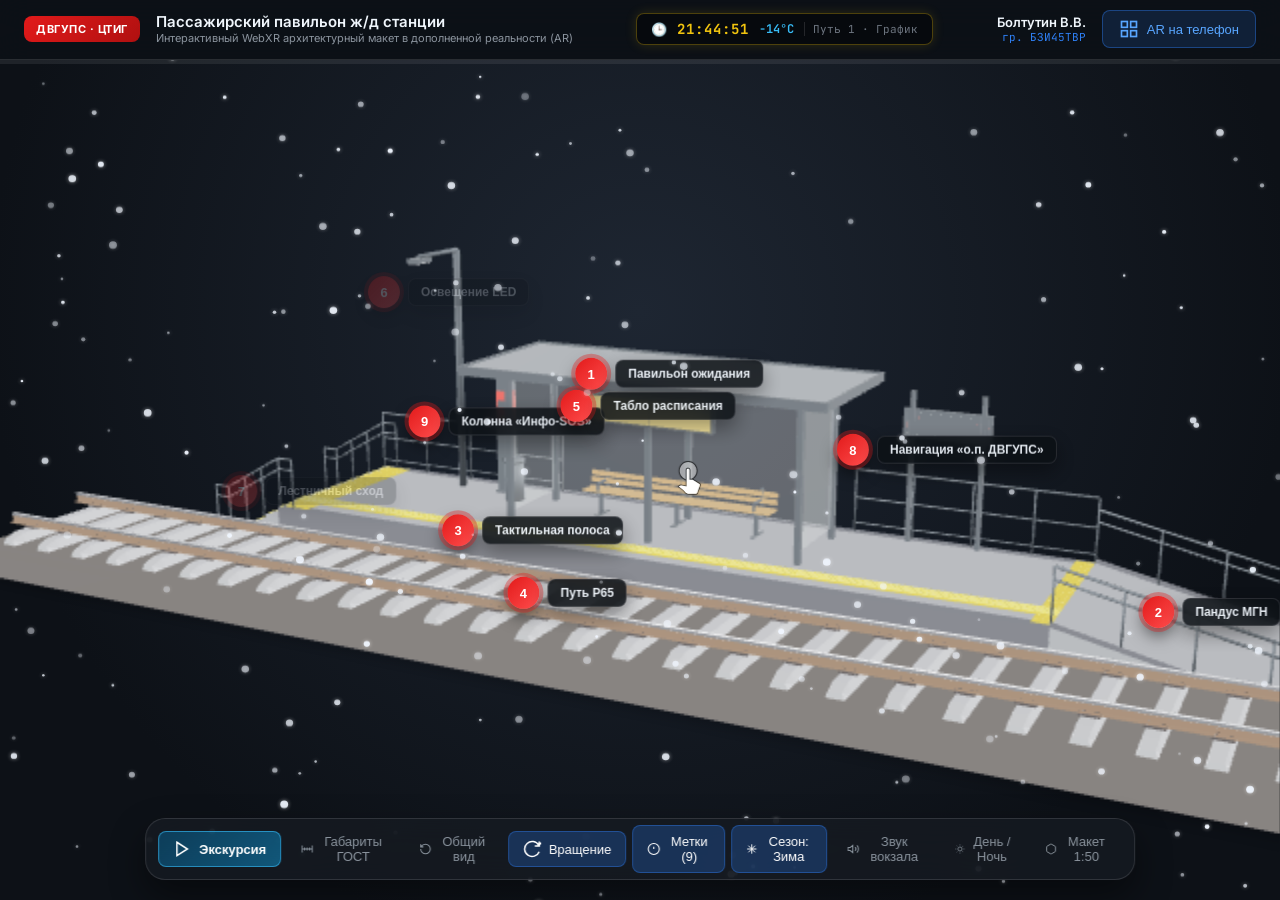
<file: index.html>
<!DOCTYPE html>
<html lang="ru">
<head>
    <meta charset="utf-8">
    <title>WebXR: Пассажирский павильон ж/д станции (ДВГУПС · ЦТИГ)</title>
    <meta http-equiv="refresh" content="0; url=webxr_app/index.html">
    <script>window.location.replace("webxr_app/index.html");</script>
</head>
<body style="background:#0d1117;color:#c9d1d9;font-family:-apple-system,BlinkMacSystemFont,Segoe UI,Helvetica,Arial,sans-serif;text-align:center;padding-top:25vh;">
    <h2>Загрузка интерактивного WebXR макета...</h2>
    <p>Если переход не произошел автоматически, <a href="webxr_app/index.html" style="color:#58a6ff;text-decoration:none;font-weight:bold;">нажмите здесь для перехода к макету</a>.</p>
</body>
</html>
</file>
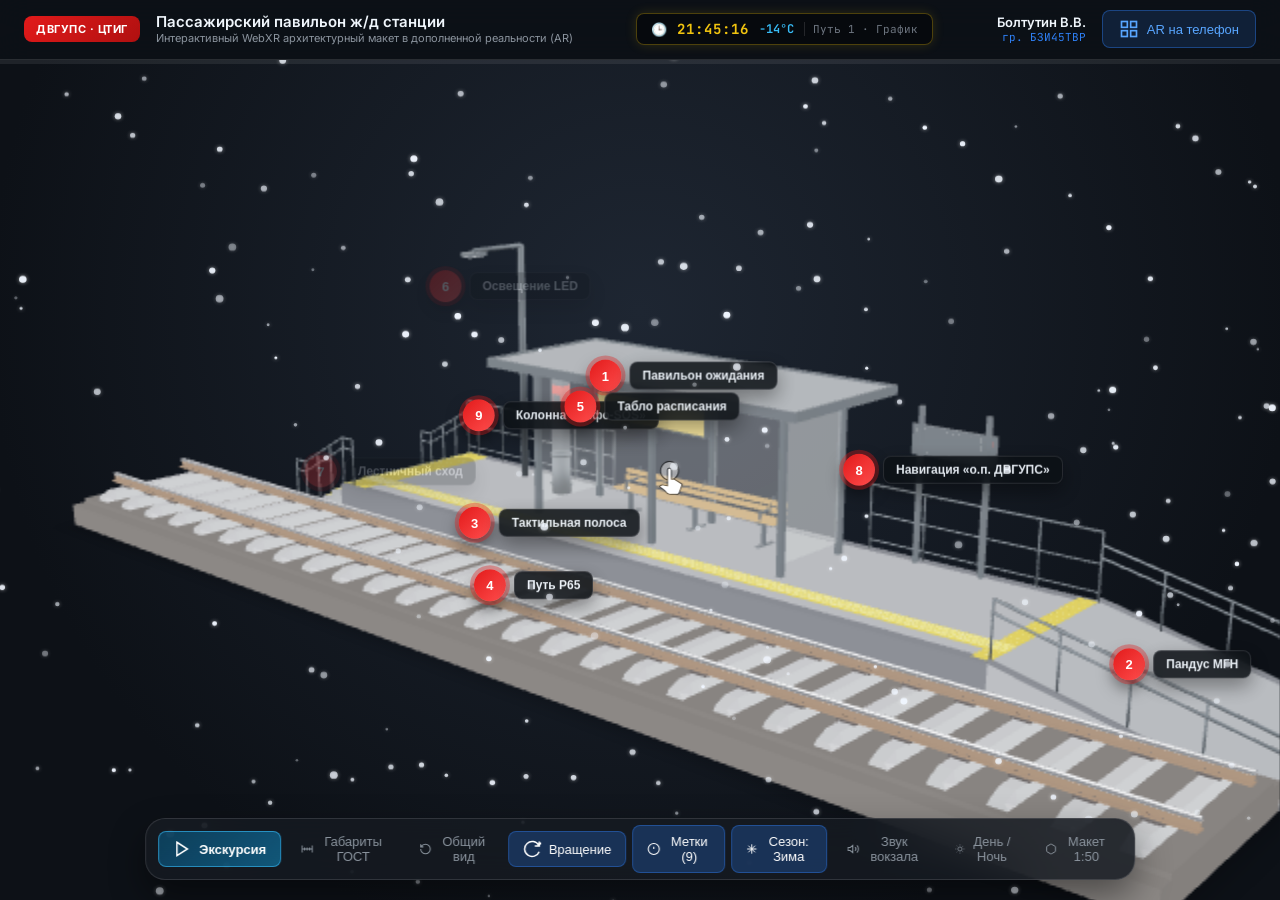
<file: webxr_app/index.html>
<!DOCTYPE html>
<html lang="ru">
<head>
    <meta charset="UTF-8">
    <meta name="viewport" content="width=device-width, initial-scale=1.0, user-scalable=no">
    <title>WebXR: Архитектурный макет пассажирского павильона ж/д станции</title>
    <!-- Google Model Viewer Web Component (локальная офлайн-версия v3.5.0) -->
    <script type="module" src="js/model-viewer.min.js"></script>
    <!-- QRCode.js (локальная офлайн-версия) -->
    <script src="js/qrcode.min.js"></script>
    <link rel="stylesheet" href="style.css">
    <link rel="preconnect" href="https://fonts.googleapis.com">
    <link rel="preconnect" href="https://fonts.gstatic.com" crossorigin>
    <link href="https://fonts.googleapis.com/css2?family=Inter:wght@300;400;500;600;700&family=JetBrains+Mono:wght@400;500&display=swap" rel="stylesheet">
</head>
<body>
    <!-- Top Header Navigation -->
    <header class="app-header">
        <div class="header-left">
            <div class="rzd-badge">ДВГУПС · ЦТИГ</div>
            <div class="project-titles">
                <h1>Пассажирский павильон ж/д станции</h1>
                <p class="subtitle">Интерактивный WebXR архитектурный макет в дополненной реальности (AR)</p>
            </div>
        </div>
        <div class="header-center">
            <div class="station-clock-widget">
                <span class="clock-icon">🕒</span>
                <span id="liveClock" class="clock-time">--:--:--</span>
                <span id="liveTemp" class="clock-temp">-14°C</span>
                <span class="clock-status">Путь 1 · График</span>
            </div>
        </div>
        <div class="header-right">
            <div class="author-tag">
                <span class="author-name">Болтутин В.В.</span>
                <span class="author-group">гр. БЗИ45ТВР</span>
            </div>
            <button id="btn-qr" class="action-btn" title="Открыть на смартфоне">
                <svg width="20" height="20" viewBox="0 0 24 24" fill="none" stroke="currentColor" stroke-width="2"><rect x="3" y="3" width="7" height="7"/><rect x="14" y="3" width="7" height="7"/><rect x="14" y="14" width="7" height="7"/><rect x="3" y="14" width="7" height="7"/></svg>
                <span>AR на телефон</span>
            </button>
        </div>
    </header>

    <!-- Main 3D Model-Viewer Container -->
    <main class="viewer-container">
        <model-viewer
            id="stationViewer"
            src="models/station_pavilion.glb"
            alt="Архитектурный макет пассажирского павильона железнодорожной станции"
            camera-controls
            touch-action="pan-y"
            auto-rotate
            auto-rotate-delay="3000"
            rotation-per-second="15deg"
            shadow-intensity="1.5"
            shadow-softness="0.4"
            exposure="1.0"
            tone-mapping="aces"
            camera-orbit="40deg 75deg 26m"
            camera-target="0m 2.0m 1.8m"
            min-camera-orbit="auto auto 3m"
            max-camera-orbit="auto auto 50m"
            field-of-view="35deg"
            ar
            ar-modes="webxr scene-viewer quick-look"
            ar-scale="auto"
            ar-placement="floor"
            poster="data:image/svg+xml;utf8,<svg xmlns='http://www.w3.org/2000/svg' width='100%' height='100%' fill='%23111418'></svg>">

            <!-- AR Launch Button (Default WebXR trigger) -->
            <button slot="ar-button" id="ar-button" class="ar-floating-btn">
                <svg width="22" height="22" viewBox="0 0 24 24" fill="none" stroke="currentColor" stroke-width="2"><path d="M4 8V4m0 0h4M4 4l5 5m11-1V4m0 0h-4m4 0l-5 5M4 16v4m0 0h4m-4 0l5-5m11 5l-5-5m5 5v-4m0 4h-4"/></svg>
                <span>Смотреть в AR</span>
            </button>

            <!-- AR Floor Placement Guidance Banner -->
            <div id="arPlacementHint" class="ar-placement-hint">
                <svg width="20" height="20" viewBox="0 0 24 24" fill="none" stroke="currentColor" stroke-width="2"><circle cx="12" cy="12" r="10"/><path d="M12 8v4m0 4h.01"/></svg>
                <span>👆 Наведите камеру на стол или пол и тапните для фиксации</span>
            </div>

            <!-- In-AR Interactive Control Pill (Visible only during AR session, 2-row ergonomic mobile HUD) -->
            <div id="arControlsPill" class="ar-controls-pill">
                <div class="ar-pill-row">
                    <button type="button" id="btnArModeToggle" class="ar-pill-btn ar-btn-primary" title="Переключить режим касания: Перемещение / Вращение">
                        <svg id="arModeIcon" width="15" height="15" viewBox="0 0 24 24" fill="none" stroke="currentColor" stroke-width="2"><path d="M5 9l-3 3 3 3M9 5l3-3 3 3M15 19l-3 3-3-3M19 9l3 3-3 3M2 12h20M12 2v20"/></svg>
                        <span id="arModeText">Режим: Перемещение</span>
                    </button>
                </div>
                <div class="ar-pill-row">
                    <button type="button" id="btnArToggleHotspots" class="ar-pill-btn" title="Показать или скрыть информационные метки в AR">
                        <svg width="16" height="16" viewBox="0 0 24 24" fill="none" stroke="currentColor" stroke-width="2"><circle cx="12" cy="12" r="10"/><circle cx="12" cy="12" r="3"/></svg>
                        <span id="arHotspotsText">Метки: Выкл</span>
                    </button>
                    <button type="button" id="btnArScaleToggle" class="ar-pill-btn" title="Переключить масштаб макета станции">
                        <svg width="16" height="16" viewBox="0 0 24 24" fill="none" stroke="currentColor" stroke-width="2"><path d="M21 16V8a2 2 0 0 0-1-1.73l-7-4a2 2 0 0 0-2 0l-7 4A2 2 0 0 0 3 8v8a2 2 0 0 0 1 1.73l7 4a2 2 0 0 0 2 0l7-4A2 2 0 0 0 21 16z"/></svg>
                        <span id="arScaleText">1:10 (2.2 м)</span>
                    </button>
                </div>
            </div>

            <!-- Loading Progress Bar -->
            <div id="loadingBar" slot="progress-bar" class="progress-container">
                <div class="progress-bar-fill"></div>
            </div>

            <!-- Interactive 3D Hotspots -->
            <!-- 1. Павильон ожидания -->
            <button class="hotspot" slot="hotspot-pavilion"
                    data-position="0m 3.6m 2.9m"
                    data-normal="0 1 0"
                    data-orbit="25deg 70deg 10m"
                    data-target="0m 2.2m 2.9m"
                    data-title="Пассажирский павильон ожидания"
                    data-desc="Модульная металлоконструкция из профильной стали. Ветрозащитные экраны из ударопрочного закаленного триплекс-стекла. Оборудован эргономичной деревянной скамьей и козырьком с организованным водоотводом.">
                <div class="hotspot-dot">1</div>
                <div class="hotspot-label">Павильон ожидания</div>
            </button>

            <!-- 2. Пандус безбарьерной среды -->
            <button class="hotspot" slot="hotspot-ramp"
                    data-position="-9.0m 0.85m 2.7m"
                    data-normal="0 1 0"
                    data-orbit="-65deg 75deg 11m"
                    data-target="-9.0m 0.6m 2.7m"
                    data-title="Пандус доступной среды (МГН)"
                    data-desc="Обеспечивает беспрепятственный доступ маломобильных групп пассажиров по СП 59.13330. Нормативный уклон 1:13, нескользящее бетонное покрытие, двойные поручни из нержавеющей стали на высотах 0.7 м и 0.9 м.">
                <div class="hotspot-dot">2</div>
                <div class="hotspot-label">Пандус МГН</div>
            </button>

            <!-- 3. Тактильная полоса безопасности -->
            <button class="hotspot" slot="hotspot-tactile"
                    data-position="2.0m 0.9m 1.65m"
                    data-normal="0 1 0"
                    data-orbit="10deg 60deg 7m"
                    data-target="2.0m 0.9m 1.65m"
                    data-title="Тактильная полоса безопасности"
                    data-desc="Предупредительный тактильный наземный указатель по ГОСТ Р 52875-2018. Сигнальный желтый цвет с продольными направляющими рифами. Расположена на расстоянии 0.75 м от края платформы.">
                <div class="hotspot-dot">3</div>
                <div class="hotspot-label">Тактильная полоса</div>
            </button>

            <!-- 4. Железнодорожный путь -->
            <button class="hotspot" slot="hotspot-track"
                    data-position="0m 0.8m -0.7m"
                    data-normal="0 1 0"
                    data-orbit="-30deg 65deg 9m"
                    data-target="0m 0.8m -0.7m"
                    data-title="Железнодорожный путь колеи 1520 мм"
                    data-desc="Звено путевой решетки: термоупрочненные рельсы типа Р65, железобетонные шпалы Ш-1 с раздельно-клеммными скреплениями КБ-65 на призме из щебеночного гранитного балласта.">
                <div class="hotspot-dot">4</div>
                <div class="hotspot-label">Путь Р65</div>
            </button>

            <!-- 5. Электронное табло расписания -->
            <button class="hotspot" slot="hotspot-display"
                    data-position="0m 3.2m 2.1m"
                    data-normal="0 0 -1"
                    data-orbit="0deg 80deg 6m"
                    data-target="0m 3.2m 2.1m"
                    data-title="Электронное навигационное табло"
                    data-desc="Двусторонний светодиодный дисплей повышенной яркости с янтарной матрицей. Отображает маршрут, номер поезда, время прибытия, платформу и текущую температуру.">
                <div class="hotspot-dot">5</div>
                <div class="hotspot-label">Табло расписания</div>
            </button>

            <!-- 6. Светодиодная опора освещения -->
            <button class="hotspot" slot="hotspot-light"
                    data-position="4.8m 4.6m 3.5m"
                    data-normal="0 -1 0"
                    data-orbit="60deg 70deg 10m"
                    data-target="4.8m 3.5m 3.5m"
                    data-title="Опора LED-освещения платформы"
                    data-desc="Консольная опора освещения с энергоэффективным светодиодным модулем. Обеспечивает уровень освещенности пассажирской платформы не менее 50 лк по СП 52.13330.">
                <div class="hotspot-dot">6</div>
                <div class="hotspot-label">Освещение LED</div>
            </button>

            <!-- 7. Торцевой лестничный сход -->
            <button class="hotspot" slot="hotspot-stairs"
                    data-position="7.6m 0.65m 2.7m"
                    data-normal="1 0 0"
                    data-orbit="65deg 70deg 9m"
                    data-target="7.6m 0.45m 2.7m"
                    data-title="Торцевой лестничный сход"
                    data-desc="Обеспечивает безопасный и комфортный сход пассажиров по СП 225.1326000 и СП 59.13330. Марш из 5 ступеней (подступенок 170 мм, проступь 300 мм), тактильные указатели, противоскользящие контрастные кромки и нержавеющие перила на высотах 0.7 и 0.9 м.">
                <div class="hotspot-dot">7</div>
                <div class="hotspot-label">Лестничный сход</div>
            </button>

            <!-- 8. Станционная навигация ОАО «РЖД» -->
            <button class="hotspot" slot="hotspot-signboard"
                    data-position="-4.5m 2.5m 4.15m"
                    data-normal="0 0 -1"
                    data-orbit="-30deg 76deg 6.5m"
                    data-target="-4.5m 1.9m 4.15m"
                    data-title="Станционная навигация ОАО «РЖД»"
                    data-desc="Официальный путевой указатель остановочного пункта «о.п. ДВГУПС» в корпоративном стиле ОАО «РЖД» и защитное леерное ограждение платформы высотой 1.10 м по СП 59.13330.">
                <div class="hotspot-dot">8</div>
                <div class="hotspot-label">Навигация «о.п. ДВГУПС»</div>
            </button>

            <!-- 9. Колонна экстренной связи Инфо-SOS -->
            <button class="hotspot" slot="hotspot-sos"
                    data-position="3.8m 2.2m 3.8m"
                    data-normal="0 0 -1"
                    data-orbit="40deg 75deg 5.5m"
                    data-target="3.8m 1.6m 3.8m"
                    data-title="Колонна экстренной связи «Инфо-SOS»"
                    data-desc="Информационно-справочная колонна экстренного вызова «Инфо-SOS» с переговорным устройством, кнопками связи с дежурным и стробоскопическим сигнальным маяком оповещения.">
                <div class="hotspot-dot">9</div>
                <div class="hotspot-label">Колонна «Инфо-SOS»</div>
            </button>

            <!-- Engineering Dimension Lines & Rulers (ГОСТ 9238 / СТО РЖД) -->
            <div class="dim-hotspot hidden" slot="hotspot-dim-len" data-position="0m 0.95m 0.9m" data-normal="0 0 -1">
                <span class="dim-badge">|← Длина платформы: 14.00 м →|</span>
            </div>
            <div class="dim-hotspot hidden" slot="hotspot-dim-width" data-position="-6.8m 0.95m 2.7m" data-normal="0 1 0">
                <span class="dim-badge">|← Ширина платформы: 3.40 м →|</span>
            </div>
            <div class="dim-hotspot hidden" slot="hotspot-dim-h" data-position="-7.1m 0.45m 0.9m" data-normal="-1 0 0">
                <span class="dim-badge">↕ Высота УВГР: 0.85 м</span>
            </div>
            <div class="dim-hotspot hidden" slot="hotspot-dim-gauge" data-position="0m 0.72m -0.7m" data-normal="0 1 0">
                <span class="dim-badge">|← Колея: 1520 мм (ГОСТ) →|</span>
            </div>
            <div class="dim-hotspot hidden" slot="hotspot-dim-tactile" data-position="2.0m 0.92m 1.35m" data-normal="0 1 0">
                <span class="dim-badge">↔ Полоса безопасности: 0.75 м</span>
            </div>
            <div class="dim-hotspot hidden" slot="hotspot-dim-pav" data-position="0m 3.85m 2.9m" data-normal="0 1 0">
                <span class="dim-badge">|← Павильон: 5.80 × 1.90 м, h = 2.70 м →|</span>
            </div>
            <div class="dim-hotspot hidden" slot="hotspot-dim-pole" data-position="4.8m 3.2m 3.5m" data-normal="0 0 -1">
                <span class="dim-badge">↕ Опора освещения: 5.40 м</span>
            </div>
            <div class="dim-hotspot hidden" slot="hotspot-dim-stairs" data-position="7.7m 0.85m 4.2m" data-normal="0 1 0">
                <span class="dim-badge">|← Ступени: 5 × 170×300 мм (СП 59) →|</span>
            </div>
            <div class="dim-hotspot hidden" slot="hotspot-dim-fence" data-position="-2.0m 1.65m 4.35m" data-normal="0 0 1">
                <span class="dim-badge">↕ Ограждение: 1.10 м (СП 59)</span>
            </div>

        <!-- Floating Side Inspector / Details Card -->
        <aside id="infoPanel" class="info-panel">
            <div class="panel-header">
                <span class="panel-tag">Элемент макета</span>
                <button id="closePanelBtn" class="close-btn" aria-label="Закрыть">&times;</button>
            </div>
            <h2 id="infoTitle">Пассажирский павильон</h2>
            <p id="infoDesc">Выберите точку на 3D-модели или используйте панель управления снизу для инспекции ключевых узлов железнодорожной инфраструктуры.</p>
            <div class="specs-grid">
                <div class="spec-item">
                    <span class="spec-label">Норматив</span>
                    <span id="specStandard" class="spec-val">ГОСТ / СП</span>
                </div>
                <div class="spec-item">
                    <span class="spec-label">Материал</span>
                    <span id="specMaterial" class="spec-val">PBR Сталь / Стекло</span>
                </div>
            </div>
            <div class="panel-actions">
                <button id="btnFocusItem" class="focus-btn" title="Центрировать выбранный узел перед камерой">
                    <svg width="18" height="18" viewBox="0 0 24 24" fill="none" stroke="currentColor" stroke-width="2"><circle cx="12" cy="12" r="10"/><circle cx="12" cy="12" r="3"/></svg>
                    <span>Центрировать</span>
                </button>
                <button id="btnDismissCard" class="dismiss-btn" title="Закрыть карточку описания">
                    <span>Закрыть</span>
                </button>
            </div>
        </aside>

        </model-viewer>

        <!-- Snow Particle Canvas Overlay (outside model-viewer for clean WebXR DOM Overlay) -->
        <canvas id="snowCanvas" class="snow-canvas"></canvas>

        <!-- Guided Tour Dynamic Banner Overlay -->
        <div id="tourBanner" class="tour-banner hidden">
            <div class="tour-header">
                <span class="tour-tag">РЕЖИМ АВТО-ЭКСКУРСИИ</span>
                <span id="tourStepText" class="tour-step-text">Узел 1 из 9: Пассажирский павильон ожидания</span>
                <button id="btnStopTour" class="tour-close-btn" title="Остановить экскурсию">&times;</button>
            </div>
            <div class="tour-progress-track">
                <div id="tourProgressBar" class="tour-progress-fill"></div>
            </div>
        </div>



        <!-- Bottom Engineering Controls Bar -->
        <div class="controls-bar">
            <button id="btnTour" class="ctrl-btn highlight" title="Запустить автоматическую экскурсию по узлам">
                <svg width="18" height="18" viewBox="0 0 24 24" fill="none" stroke="currentColor" stroke-width="2"><polygon points="5 3 19 12 5 21 5 3"/></svg>
                <span id="tourBtnLabel">Экскурсия</span>
            </button>
            <button id="btnDimensions" class="ctrl-btn" title="Показать или скрыть инженерные габариты по ГОСТ">
                <svg width="18" height="18" viewBox="0 0 24 24" fill="none" stroke="currentColor" stroke-width="2"><path d="M2 12h20M2 5v14M22 5v14M7 9v6M12 9v6M17 9v6"/></svg>
                <span>Габариты ГОСТ</span>
            </button>
            <button id="btnResetCamera" class="ctrl-btn" title="Сбросить ракурс к общему виду">
                <svg width="18" height="18" viewBox="0 0 24 24" fill="none" stroke="currentColor" stroke-width="2"><path d="M3 12a9 9 0 1 0 9-9 9.75 9.75 0 0 0-6.74 2.74L3 8"/><path d="M3 3v5h5"/></svg>
                <span>Общий вид</span>
            </button>
            <button id="btnToggleRotate" class="ctrl-btn active" title="Включение или выключение вращения сцены">
                <svg width="18" height="18" viewBox="0 0 24 24" fill="none" stroke="currentColor" stroke-width="2"><path d="M21.5 2v6h-6M21.34 15.57a10 10 0 1 1-.57-8.38l5.67-5.67"/></svg>
                <span>Вращение</span>
            </button>
            <button id="btnToggleHotspots" class="ctrl-btn active" title="Показать или скрыть информационные метки">
                <svg width="18" height="18" viewBox="0 0 24 24" fill="none" stroke="currentColor" stroke-width="2"><circle cx="12" cy="12" r="10"/><line x1="12" y1="8" x2="12" y2="12"/><line x1="12" y1="16" x2="12.01" y2="16"/></svg>
                <span>Метки (9)</span>
            </button>
            <button id="btnSeason" class="ctrl-btn active" title="Переключение сезона (Зима / Лето)">
                <svg width="18" height="18" viewBox="0 0 24 24" fill="none" stroke="currentColor" stroke-width="2"><path d="M12 2v20M2 12h20M4.93 4.93l14.14 14.14M19.07 4.93L4.93 19.07"/></svg>
                <span id="seasonLabel">Сезон: Зима</span>
            </button>
            <button id="btnSoundChime" class="ctrl-btn" title="Воспроизвести звуковой сигнал вокзала">
                <svg width="18" height="18" viewBox="0 0 24 24" fill="none" stroke="currentColor" stroke-width="2"><polygon points="11 5 6 9 2 9 2 15 6 15 11 19 11 5"/><path d="M19.07 4.93a10 10 0 0 1 0 14.14M15.54 8.46a5 5 0 0 1 0 7.07"/></svg>
                <span>Звук вокзала</span>
            </button>
            <button id="btnToggleTheme" class="ctrl-btn" title="Переключить режим освещения (День / Ночь)">
                <svg width="18" height="18" viewBox="0 0 24 24" fill="none" stroke="currentColor" stroke-width="2"><circle cx="12" cy="12" r="5"/><path d="M12 1v2M12 21v2M4.22 4.22l1.42 1.42M18.36 18.36l1.42 1.42M1 12h2M21 12h2M4.22 19.78l1.42-1.42M18.36 5.64l1.42-1.42"/></svg>
                <span>День / Ночь</span>
            </button>
            <button id="btnScaleMode" class="ctrl-btn" title="Переключить масштаб модели">
                <svg width="18" height="18" viewBox="0 0 24 24" fill="none" stroke="currentColor" stroke-width="2"><path d="M21 16V8a2 2 0 0 0-1-1.73l-7-4a2 2 0 0 0-2 0l-7 4A2 2 0 0 0 3 8v8a2 2 0 0 0 1 1.73l7 4a2 2 0 0 0 2 0l7-4A2 2 0 0 0 21 16z"/></svg>
                <span id="scaleLabel">Макет 1:50</span>
            </button>
        </div>
    </main>

    <!-- QR Code Modal Dialog -->
    <div id="qrModal" class="modal-overlay">
        <div class="modal-card">
            <button id="closeQrBtn" class="close-btn" aria-label="Закрыть">&times;</button>
            <div class="modal-badge">Запуск на смартфоне</div>
            <h3>Подключение со смартфона</h3>
            <p class="modal-hint">Телефон и компьютер должны быть в одной сети Wi-Fi (или используйте публичную HTTPS ссылку).</p>
            
            <div class="qr-mode-switch">
                <button id="btnModeWifi" class="mode-tab active">Wi-Fi (192.168.100.237)</button>
                <button id="btnModeCustom" class="mode-tab">Своя ссылка (HTTPS)</button>
            </div>

            <div class="qr-input-row" id="customUrlRow" style="display: none;">
                <input type="text" id="targetUrlInput" placeholder="https://ваш-логин.github.io/webxr/" class="url-input">
                <button id="btnApplyUrl" class="apply-btn">OK</button>
            </div>

            <div id="qrcode" class="qr-box"></div>

            <div class="qr-current-link">
                <span class="link-label">Адрес:</span>
                <code id="activeUrlLabel">http://192.168.100.237:8000/index.html</code>
            </div>

            <div class="qr-warning-box">
                <p><strong>Важное примечание по AR:</strong> В локальной сети по Wi-Fi на телефоне откроется 3D-макет с полным интерактивом. Для активации камеры и кнопки <em>«Смотреть в AR»</em> мобильный браузер требует <strong>HTTPS</strong> (разместите на бесплатном GitHub Pages).</p>
            </div>
        </div>
    </div>

    <!-- App JavaScript Logic -->
    <script src="app.js"></script>
</body>
</html>
</file>
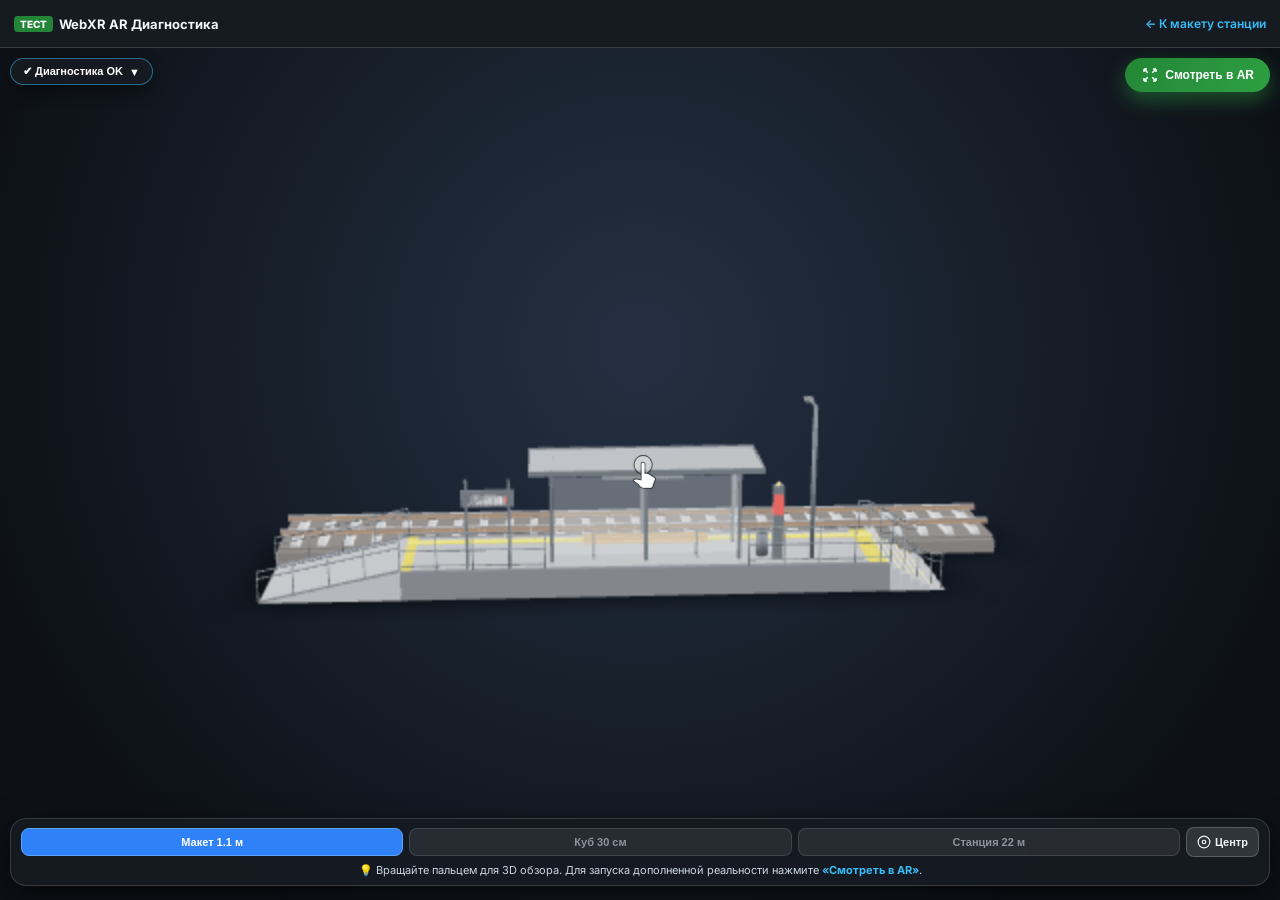
<file: webxr_app/ar_test.html>
<!DOCTYPE html>
<html lang="ru">
<head>
    <meta charset="UTF-8">
    <meta name="viewport" content="width=device-width, initial-scale=1.0, user-scalable=no">
    <title>WebXR AR Диагностика и Тест (OnePlus 7 Pro / Android)</title>
    <!-- Google Model Viewer Web Component с Smart AR Fallback -->
    <script type="module" src="js/model-viewer.min.js"></script>
    <link rel="preconnect" href="https://fonts.googleapis.com">
    <link rel="preconnect" href="https://fonts.gstatic.com" crossorigin>
    <link href="https://fonts.googleapis.com/css2?family=Inter:wght@400;500;600;700&family=JetBrains+Mono:wght@400;600&display=swap" rel="stylesheet">
    <style>
        :root {
            --bg-dark: #0d1117;
            --panel-bg: rgba(22, 27, 34, 0.92);
            --border: rgba(255, 255, 255, 0.15);
            --accent-green: #2ea043;
            --accent-blue: #38bdf8;
            --accent-yellow: #f1c40f;
            --text-primary: #f0f6fc;
            --text-secondary: #8b949e;
            --font-sans: 'Inter', -apple-system, BlinkMacSystemFont, sans-serif;
            --font-mono: 'JetBrains Mono', monospace;
        }

        * { margin: 0; padding: 0; box-sizing: border-box; }

        html, body {
            width: 100%;
            height: 100%;
            height: 100dvh;
            overflow: hidden;
            position: fixed;
            background: var(--bg-dark);
            color: var(--text-primary);
            font-family: var(--font-sans);
        }

        .test-app {
            display: flex;
            flex-direction: column;
            width: 100%;
            height: 100%;
            position: relative;
        }

        /* Compact Header */
        .test-header {
            height: 48px;
            background: #161b22;
            border-bottom: 1px solid var(--border);
            display: flex;
            align-items: center;
            justify-content: space-between;
            padding: 0 14px;
            z-index: 100;
            flex-shrink: 0;
        }

        .header-title {
            font-size: 13px;
            font-weight: 700;
            display: flex;
            align-items: center;
            gap: 6px;
        }

        .badge-test {
            background: #238636;
            color: white;
            font-size: 10px;
            font-weight: 800;
            padding: 2px 6px;
            border-radius: 4px;
        }

        .back-link {
            color: var(--accent-blue);
            text-decoration: none;
            font-size: 12px;
            font-weight: 600;
        }

        /* 3D Viewport: Full screen and unobstructed */
        .viewer-box {
            flex: 1;
            position: relative;
            width: 100%;
            height: 100%;
            min-height: 0;
        }

        model-viewer {
            width: 100%;
            height: 100%;
            background: radial-gradient(circle at 50% 35%, #243042 0%, #0d1117 80%);
            --poster-color: transparent;
        }

        model-viewer[ar-status="session-started"],
        model-viewer[ar-status="object-placed"],
        body.ar-session-active,
        html.ar-session-active {
            background: transparent !important;
            background-color: transparent !important;
        }

        .ar-placed-bar {
            position: absolute;
            bottom: max(20px, env(safe-area-inset-bottom, 20px));
            left: 50%;
            transform: translateX(-50%);
            display: none;
            align-items: center;
            gap: 10px;
            z-index: 1000;
        }

        model-viewer[ar-status="object-placed"] .ar-placed-bar {
            display: flex;
        }

        .ar-hud-pill-btn {
            background: rgba(13, 17, 23, 0.90);
            backdrop-filter: blur(14px);
            border: 1.5px solid rgba(56, 189, 248, 0.6);
            color: #ffffff;
            padding: 8px 16px;
            border-radius: 24px;
            font-size: 12px;
            font-weight: 600;
            cursor: pointer;
            display: flex;
            align-items: center;
            gap: 6px;
            box-shadow: 0 8px 24px rgba(0,0,0,0.5);
            transition: transform 0.15s;
        }

        .ar-hud-pill-btn:active {
            transform: scale(0.96);
            background: rgba(56, 189, 248, 0.25);
        }

        .ar-guidance-pill {
            position: absolute;
            bottom: max(24px, env(safe-area-inset-bottom, 24px));
            left: 50%;
            transform: translateX(-50%);
            background: rgba(13, 17, 23, 0.88);
            backdrop-filter: blur(16px);
            border: 1.5px solid rgba(56, 189, 248, 0.7);
            color: #ffffff;
            padding: 10px 18px;
            border-radius: 30px;
            font-size: 13px;
            font-weight: 600;
            pointer-events: none;
            display: none;
            box-shadow: 0 10px 28px rgba(0, 0, 0, 0.6);
            white-space: nowrap;
            z-index: 1000;
        }

        model-viewer[ar-status="session-started"] .ar-guidance-pill {
            display: flex;
            align-items: center;
            gap: 8px;
        }

        model-viewer[ar-status="object-placed"] .ar-guidance-pill {
            display: none !important;
        }

        /* Collapsible Diagnostics Pill at Top */
        .diag-pill-bar {
            position: absolute;
            top: 10px;
            left: 10px;
            z-index: 80;
        }

        .diag-toggle-btn {
            background: var(--panel-bg);
            backdrop-filter: blur(12px);
            border: 1px solid rgba(56, 189, 248, 0.5);
            color: #ffffff;
            padding: 6px 12px;
            border-radius: 20px;
            font-size: 11px;
            font-weight: 600;
            cursor: pointer;
            display: flex;
            align-items: center;
            gap: 6px;
            box-shadow: 0 6px 16px rgba(0,0,0,0.4);
        }

        .diag-drawer {
            display: none;
            position: absolute;
            top: 36px;
            left: 0;
            width: 280px;
            background: var(--panel-bg);
            backdrop-filter: blur(16px);
            border: 1px solid var(--border);
            border-radius: 12px;
            padding: 10px 14px;
            font-size: 11px;
            box-shadow: 0 12px 28px rgba(0,0,0,0.6);
        }

        .diag-drawer.open {
            display: block;
        }

        .diag-list {
            list-style: none;
            display: flex;
            flex-direction: column;
            gap: 4px;
            font-family: var(--font-mono);
            font-size: 10px;
        }

        .diag-list li {
            display: flex;
            justify-content: space-between;
            padding: 3px 0;
            border-bottom: 1px solid rgba(255,255,255,0.06);
        }

        .status-ok { color: #3fb950; font-weight: 700; }
        .status-warn { color: #d29922; font-weight: 700; }

        /* Top-Right AR Launch Button */
        .btn-ar-primary {
            position: absolute;
            top: 10px;
            right: 10px;
            background: linear-gradient(135deg, #238636, #2ea043);
            color: #ffffff;
            border: none;
            padding: 8px 16px;
            border-radius: 20px;
            font-size: 12px;
            font-weight: 700;
            cursor: pointer;
            box-shadow: 0 8px 20px rgba(46, 160, 67, 0.45);
            display: flex;
            align-items: center;
            gap: 6px;
            z-index: 90;
        }

        /* Bottom Floating Bar: Model Selector + Camera Reset */
        .bottom-bar {
            position: absolute;
            bottom: max(14px, env(safe-area-inset-bottom, 14px));
            left: 10px;
            right: 10px;
            background: var(--panel-bg);
            backdrop-filter: blur(20px);
            border: 1px solid var(--border);
            border-radius: 16px;
            padding: 8px 10px;
            display: flex;
            flex-direction: column;
            gap: 6px;
            z-index: 85;
            box-shadow: 0 12px 32px rgba(0,0,0,0.6);
        }

        .model-selector-row {
            display: flex;
            gap: 6px;
            align-items: center;
            justify-content: space-between;
        }

        .tab-btn {
            flex: 1;
            background: rgba(255, 255, 255, 0.08);
            border: 1px solid rgba(255,255,255,0.12);
            color: var(--text-secondary);
            padding: 7px 4px;
            font-size: 11px;
            font-weight: 600;
            border-radius: 8px;
            cursor: pointer;
            text-align: center;
            transition: all 0.2s;
        }

        .tab-btn.active {
            background: #2f81f7;
            border-color: #58a6ff;
            color: #ffffff;
            font-weight: 700;
        }

        .btn-center-cam {
            background: rgba(255, 255, 255, 0.12);
            border: 1px solid rgba(255,255,255,0.2);
            color: #f0f6fc;
            padding: 7px 10px;
            font-size: 11px;
            font-weight: 600;
            border-radius: 8px;
            cursor: pointer;
            display: flex;
            align-items: center;
            gap: 4px;
        }

        .guidance-tip {
            font-size: 11px;
            color: #cbd5e1;
            text-align: center;
            line-height: 1.3;
        }

        .guidance-tip strong {
            color: #38bdf8;
        }

        /* In-AR HUD (during active WebXR session) */
        .ar-hud-overlay {
            position: fixed;
            bottom: max(16px, env(safe-area-inset-bottom, 16px));
            left: 50%;
            transform: translateX(-50%);
            display: none;
            flex-direction: column;
            align-items: center;
            gap: 8px;
            z-index: 1000;
            width: calc(100vw - 24px);
            max-width: 380px;
        }

        model-viewer[ar-status="session-started"] ~ .ar-hud-overlay,
        model-viewer[ar-status="object-placed"] ~ .ar-hud-overlay,
        body.ar-session-active .ar-hud-overlay {
            display: flex;
        }

        .hud-status-card {
            background: rgba(13, 17, 23, 0.92);
            backdrop-filter: blur(12px);
            border: 1px solid #38bdf8;
            border-radius: 12px;
            padding: 8px 14px;
            font-family: var(--font-mono);
            font-size: 11px;
            color: #ffffff;
            text-align: center;
            width: 100%;
            box-shadow: 0 8px 24px rgba(0,0,0,0.6);
        }

        .hud-actions {
            display: flex;
            gap: 8px;
            width: 100%;
        }

        .hud-btn {
            flex: 1;
            background: rgba(255, 255, 255, 0.15);
            backdrop-filter: blur(10px);
            color: white;
            border: 1px solid rgba(255,255,255,0.3);
            border-radius: 20px;
            padding: 8px 12px;
            font-size: 12px;
            font-weight: 600;
            cursor: pointer;
            text-align: center;
        }

        .hud-btn.primary {
            background: #238636;
            border-color: #3fb950;
        }
    </style>
</head>
<body>
    <div class="test-app">
        <!-- Header -->
        <header class="test-header">
            <div class="header-title">
                <span class="badge-test">ТЕСТ</span>
                <span>WebXR AR Диагностика</span>
            </div>
            <a href="index.html" class="back-link">
                <span>← К макету станции</span>
            </a>
        </header>

        <!-- Main Viewport: clean and unobstructed -->
        <main class="viewer-box">
            <!-- model-viewer with automatic framing and tight bounds -->
            <model-viewer
                id="testViewer"
                src="models/station_pavilion_mockup.glb"
                alt="3D Тестовый объект для проверки WebXR"
                camera-controls
                auto-rotate
                touch-action="pan-y"
                ar
                ar-modes="webxr scene-viewer quick-look"
                ar-scale="auto"
                ar-placement="floor"
                shadow-intensity="1.5"
                exposure="1.2"
                tone-mapping="aces"
                bounds="tight"
                camera-orbit="40deg 75deg auto"
                camera-target="auto auto auto">

                <!-- Hidden default trigger -->
                <button slot="ar-button" id="btnLaunchArWebxr" style="display:none;"></button>

                <!-- AR In-Session Live Guidance Pill (DOM Overlay) -->
                <div class="ar-guidance-pill" id="arGuidanceHint">
                    <span>👆 Наведите на стол или пол и тапните для фиксации</span>
                </div>
                <div class="ar-placed-bar" id="arPlacedBar">
                    <button type="button" id="btnArReanchor" class="ar-hud-pill-btn" title="Переместить макет">
                        <svg width="15" height="15" viewBox="0 0 24 24" fill="none" stroke="currentColor" stroke-width="2"><path d="M5 9l-3 3 3 3M9 5l3-3 3 3M15 19l-3 3-3-3M19 9l3 3-3 3M2 12h20M12 2v20"/></svg>
                        <span>Переместить</span>
                    </button>
                    <button type="button" id="btnArToggleScale" class="ar-hud-pill-btn" title="Переключить масштаб">
                        <svg width="15" height="15" viewBox="0 0 24 24" fill="none" stroke="currentColor" stroke-width="2"><path d="M21 16V8a2 2 0 0 0-1-1.73l-7-4a2 2 0 0 0-2 0l-7 4A2 2 0 0 0 3 8v8a2 2 0 0 0 1 1.73l7 4a2 2 0 0 0 2 0l7-4A2 2 0 0 0 21 16z"/></svg>
                        <span id="arScaleText">1:10 (2.2 м)</span>
                    </button>
                </div>
            </model-viewer>

            <!-- Collapsible Top Diagnostics Pill -->
            <div class="diag-pill-bar">
                <button id="toggleDiagBtn" class="diag-toggle-btn">
                    <span>✔ Диагностика OK</span>
                    <span id="diagFoldIcon">▼</span>
                </button>
                <div id="diagDrawer" class="diag-drawer">
                    <ul class="diag-list">
                        <li><span>Устройство:</span> <span class="status-ok">OnePlus 7 Pro</span></li>
                        <li><span>HTTPS:</span> <span id="diagHttps" class="status-ok">✔</span></li>
                        <li><span>WebXR API:</span> <span id="diagWebxr" class="status-ok">✔</span></li>
                        <li><span>immersive-ar:</span> <span id="diagImmersiveAr" class="status-ok">✔</span></li>
                        <li><span>Статус AR:</span> <span id="diagArStatus" class="status-warn">not-presenting</span></li>
                        <li><span>Smart Fallback:</span> <span class="status-ok">Активен (LineageOS)</span></li>
                    </ul>
                </div>
            </div>

            <!-- Top Right: Single Big AR Launch Button -->
            <button id="btnWebXrTrigger" class="btn-ar-primary">
                <svg width="18" height="18" viewBox="0 0 24 24" fill="none" stroke="currentColor" stroke-width="2"><path d="M4 8V4m0 0h4M4 4l5 5m11-1V4m0 0h-4m4 0l-5 5M4 16v4m0 0h4m-4 0l5-5m11 5l-5-5m5 5v-4m0 4h-4"/></svg>
                <span>Смотреть в AR</span>
            </button>

            <!-- Bottom Floating Bar: 3 Models Switcher + Camera Reset -->
            <div class="bottom-bar">
                <div class="model-selector-row">
                    <button id="tabMockup" class="tab-btn active">Макет 1.1 м</button>
                    <button id="tabCube" class="tab-btn">Куб 30 см</button>
                    <button id="tabFull" class="tab-btn">Станция 22 м</button>
                    <button id="btnResetView" class="btn-center-cam" title="Центрировать камеру">
                        <svg width="14" height="14" viewBox="0 0 24 24" fill="none" stroke="currentColor" stroke-width="2"><circle cx="12" cy="12" r="10"/><circle cx="12" cy="12" r="3"/></svg>
                        <span>Центр</span>
                    </button>
                </div>
                <div class="guidance-tip">
                    <span>💡 Вращайте пальцем для 3D обзора. Для запуска дополненной реальности нажмите <strong>«Смотреть в AR»</strong>.</span>
                </div>
            </div>

            <!-- In-AR Live HUD Overlay (during active WebXR session) -->
            <div id="arHud" class="ar-hud-overlay">
                <div class="hud-status-card">
                    <div id="hudArState">✔ AR активен. Макет размещен перед вами!</div>
                    <div id="hudModelInfo" style="color:#38bdf8;font-size:10px;margin-top:2px;">Модель: Макет станции 1.1 м</div>
                </div>
                <div class="hud-actions">
                    <button id="btnHudLight" class="hud-btn">💡 Подсветка: 1.8x</button>
                    <button id="btnHudExit" class="hud-btn primary">Закрыть AR</button>
                </div>
            </div>
        </main>
    </div>

    <script>
        const viewer = document.getElementById('testViewer');
        const diagHttps = document.getElementById('diagHttps');
        const diagWebxr = document.getElementById('diagWebxr');
        const diagImmersiveAr = document.getElementById('diagImmersiveAr');
        const diagArStatus = document.getElementById('diagArStatus');

        const btnWebXrTrigger = document.getElementById('btnWebXrTrigger');
        const btnLaunchArWebxr = document.getElementById('btnLaunchArWebxr');

        const tabMockup = document.getElementById('tabMockup');
        const tabCube = document.getElementById('tabCube');
        const tabFull = document.getElementById('tabFull');
        const btnResetView = document.getElementById('btnResetView');

        const hudArState = document.getElementById('hudArState');
        const hudModelInfo = document.getElementById('hudModelInfo');
        const btnHudLight = document.getElementById('btnHudLight');
        const btnHudExit = document.getElementById('btnHudExit');
        const toggleDiagBtn = document.getElementById('toggleDiagBtn');
        const diagDrawer = document.getElementById('diagDrawer');

        // 1. Diagnostics execution
        async function runDiagnostics() {
            diagHttps.textContent = window.isSecureContext ? '✔' : '✖';
            if ('xr' in navigator) {
                diagWebxr.textContent = '✔';
                try {
                    const supported = await navigator.xr.isSessionSupported('immersive-ar');
                    diagImmersiveAr.textContent = supported ? '✔' : '✖';
                } catch (e) {
                    diagImmersiveAr.textContent = '✖';
                }
            } else {
                diagWebxr.textContent = '✖';
            }
        }
        runDiagnostics();

        // 2. Launch WebXR
        btnWebXrTrigger.addEventListener('click', () => {
            btnLaunchArWebxr.click();
        });

        // 3. Model Switcher with Automatic Clean Framing
        function switchModel(src, orbit, target, title, activeTab) {
            [tabMockup, tabCube, tabFull].forEach(t => t.classList.remove('active'));
            activeTab.classList.add('active');

            viewer.src = src;
            viewer.cameraOrbit = orbit;
            viewer.cameraTarget = target;
            hudModelInfo.textContent = 'Модель: ' + title;
        }

        tabMockup.addEventListener('click', () => {
            // Tabletop 1.1m station mockup
            switchModel(
                'models/station_pavilion_mockup.glb',
                '40deg 75deg auto',
                'auto auto auto',
                'Макет станции 1.1 м',
                tabMockup
            );
        });

        tabCube.addEventListener('click', () => {
            // 30cm RZD Test Cube (комфортная дистанция 0.85м)
            switchModel(
                'models/test_cube.glb',
                '30deg 65deg 0.85m',
                'auto auto auto',
                'Куб 30 см (RZD)',
                tabCube
            );
        });

        tabFull.addEventListener('click', () => {
            // Full 22m Railway station
            switchModel(
                'models/station_pavilion.glb',
                '40deg 75deg 26m',
                '0m 2.0m 1.8m',
                'Станция 22 м (Реальный)',
                tabFull
            );
        });

        btnResetView.addEventListener('click', () => {
            viewer.cameraOrbit = 'auto auto auto';
            viewer.cameraTarget = 'auto auto auto';
        });

        // 4. AR Status Tracking
        viewer.addEventListener('ar-status', (event) => {
            const status = event.detail.status;
            diagArStatus.textContent = status;

            if (status === 'session-started') {
                document.body.classList.add('ar-session-active');
                diagArStatus.className = 'status-ok';
                hudArState.textContent = '✔ AR активен! Поиск пола или авто-размещение...';
                viewer.exposure = 1.8;
            } else if (status === 'object-placed') {
                hudArState.textContent = '🎉 ОБЪЕКТ РАЗМЕЩЕН ПЕРЕД ВАМИ!';
                hudArState.style.color = '#3fb950';
            } else if (status === 'not-presenting') {
                document.body.classList.remove('ar-session-active');
                diagArStatus.className = 'status-warn';
                viewer.exposure = 1.2;
            }
        });

        // 5. In-AR Controls
        let isHighLight = true;
        btnHudLight.addEventListener('click', () => {
            isHighLight = !isHighLight;
            viewer.exposure = isHighLight ? 1.8 : 1.2;
            btnHudLight.textContent = isHighLight ? '💡 Подсветка: 1.8x' : '💡 Подсветка: 1.2x';
        });

        btnHudExit.addEventListener('click', () => {
            window.location.reload();
        });

        toggleDiagBtn.addEventListener('click', () => {
            diagDrawer.classList.toggle('open');
        });

        // 6. In-AR Controls Hook
        const btnArReanchor = document.getElementById('btnArReanchor');
        const btnArToggleScale = document.getElementById('btnArToggleScale');
        const arScaleText = document.getElementById('arScaleText');

        if (btnArReanchor) {
            btnArReanchor.addEventListener('click', (e) => {
                e.stopPropagation();
                if (viewer.reanchorAR) viewer.reanchorAR();
            });
        }

        if (btnArToggleScale) {
            btnArToggleScale.addEventListener('click', (e) => {
                e.stopPropagation();
                if (viewer.toggleARScale) {
                    const newScale = viewer.toggleARScale();
                    if (newScale > 0.5) {
                        arScaleText.textContent = '1:1 (22 м)';
                    } else if (newScale > 0.08) {
                        arScaleText.textContent = '1:10 (2.2 м)';
                    } else {
                        arScaleText.textContent = '1:20 (1.1 м)';
                    }
                }
            });
        }
    </script>
</body>
</html>
</file>
<file: webxr_app/style.css>
/* ==========================================================================
   WebXR Passenger Station Pavilion - Stylesheet
   Designed for DVGUPS Coursework (Department of CT&EG)
   ========================================================================== */

:root {
    --bg-dark: #0d1117;
    --panel-bg: rgba(22, 27, 34, 0.85);
    --panel-border: rgba(255, 255, 255, 0.12);
    --accent-red: #e21a1a;        /* Russian Railways brand accent */
    --accent-blue: #2f81f7;
    --accent-yellow: #f1c40f;
    --text-primary: #f0f6fc;
    --text-secondary: #8b949e;
    --text-muted: #6e7681;
    --font-sans: 'Inter', -apple-system, BlinkMacSystemFont, 'Segoe UI', Roboto, sans-serif;
    --font-mono: 'JetBrains Mono', monospace;
    --radius-sm: 8px;
    --radius-md: 14px;
    --radius-lg: 20px;
    --shadow-glass: 0 16px 36px rgba(0, 0, 0, 0.45);
}

* {
    margin: 0;
    padding: 0;
    box-sizing: border-box;
    -webkit-font-smoothing: antialiased;
}

html, body {
    margin: 0;
    padding: 0;
    width: 100%;
    height: 100%;
    height: 100dvh;
    overflow: hidden;
    position: fixed;
    top: 0;
    left: 0;
}

body {
    font-family: var(--font-sans);
    background-color: var(--bg-dark);
    color: var(--text-primary);
    display: flex;
    flex-direction: column;
}

/* ==========================================================================
   Header Navigation
   ========================================================================== */
.app-header {
    height: 64px;
    background: rgba(13, 17, 23, 0.92);
    backdrop-filter: blur(16px);
    border-bottom: 1px solid var(--panel-border);
    display: flex;
    align-items: center;
    justify-content: space-between;
    padding: 0 24px;
    z-index: 100;
}

.header-left {
    display: flex;
    align-items: center;
    gap: 16px;
}

.header-center {
    display: flex;
    align-items: center;
}

.station-clock-widget {
    background: rgba(0, 0, 0, 0.4);
    border: 1px solid rgba(241, 196, 15, 0.3);
    border-radius: var(--radius-sm);
    padding: 6px 14px;
    display: flex;
    align-items: center;
    gap: 10px;
    font-family: var(--font-mono);
    box-shadow: 0 0 12px rgba(241, 196, 15, 0.15);
}

.clock-icon {
    font-size: 13px;
}

.clock-time {
    color: #f1c40f;
    font-weight: 700;
    font-size: 14px;
    letter-spacing: 1px;
}

.clock-temp {
    color: #38bdf8;
    font-weight: 600;
    font-size: 12px;
}

.clock-status {
    color: var(--text-muted);
    font-size: 11px;
    border-left: 1px solid var(--panel-border);
    padding-left: 8px;
}

.rzd-badge {
    background: linear-gradient(135deg, #e21a1a, #b01010);
    color: #ffffff;
    font-size: 11px;
    font-weight: 700;
    letter-spacing: 0.5px;
    padding: 6px 12px;
    border-radius: var(--radius-sm);
    text-transform: uppercase;
}

.project-titles h1 {
    font-size: 15px;
    font-weight: 600;
    color: var(--text-primary);
    line-height: 1.2;
}

.project-titles .subtitle {
    font-size: 11px;
    color: var(--text-secondary);
}

.header-right {
    display: flex;
    align-items: center;
    gap: 16px;
}

.author-tag {
    display: flex;
    flex-direction: column;
    align-items: flex-end;
}

.author-name {
    font-size: 13px;
    font-weight: 600;
    color: var(--text-primary);
}

.author-group {
    font-size: 11px;
    font-family: var(--font-mono);
    color: var(--accent-blue);
}

.action-btn {
    background: rgba(47, 129, 247, 0.15);
    color: #58a6ff;
    border: 1px solid rgba(47, 129, 247, 0.4);
    padding: 8px 16px;
    border-radius: var(--radius-sm);
    font-size: 13px;
    font-weight: 500;
    cursor: pointer;
    display: flex;
    align-items: center;
    gap: 8px;
    transition: all 0.2s ease;
}

.action-btn:hover {
    background: rgba(47, 129, 247, 0.25);
    border-color: #58a6ff;
    transform: translateY(-1px);
}

/* ==========================================================================
   Model Viewer Main Canvas
   ========================================================================== */
.viewer-container {
    flex: 1 1 auto;
    position: relative;
    width: 100%;
    height: 100%;
    min-height: 0;
    overflow: hidden;
}

model-viewer {
    width: 100%;
    height: 100%;
    background: radial-gradient(circle at 50% 30%, #1e2632 0%, #0d1117 75%);
    --poster-color: transparent;
}

/* Snow particle system canvas */
.snow-canvas {
    position: absolute;
    top: 0;
    left: 0;
    width: 100%;
    height: 100%;
    pointer-events: none;
    z-index: 30;
    transition: opacity 0.5s ease;
}

.snow-canvas.hidden {
    opacity: 0;
}

/* AR Launch Button */
.ar-floating-btn {
    position: absolute;
    top: 20px;
    right: 20px;
    background: linear-gradient(135deg, #238636, #2ea043);
    color: #ffffff;
    border: none;
    padding: 12px 22px;
    border-radius: var(--radius-md);
    font-size: 14px;
    font-weight: 600;
    cursor: pointer;
    display: flex;
    align-items: center;
    gap: 10px;
    box-shadow: 0 10px 24px rgba(46, 160, 67, 0.35);
    transition: all 0.2s cubic-bezier(0.4, 0, 0.2, 1);
    z-index: 50;
}

.ar-floating-btn:hover {
    transform: translateY(-2px) scale(1.02);
    box-shadow: 0 14px 30px rgba(46, 160, 67, 0.45);
}

/* Progress bar */
.progress-container {
    position: absolute;
    top: 0;
    left: 0;
    width: 100%;
    height: 4px;
    background: rgba(255, 255, 255, 0.08);
}

.progress-bar-fill {
    height: 100%;
    width: 0%;
    background: var(--accent-blue);
    transition: width 0.3s ease;
}

/* ==========================================================================
   Interactive 3D Hotspots
   ========================================================================== */
.hotspot {
    background: transparent;
    border: none;
    cursor: pointer;
    position: relative;
    display: flex;
    align-items: center;
    gap: 8px;
    transition: transform 0.25s cubic-bezier(0.34, 1.56, 0.64, 1);
    outline: none;
}

.hotspot:hover {
    transform: scale(1.15);
}

.hotspot-dot {
    width: 32px;
    height: 32px;
    border-radius: 50%;
    background: linear-gradient(135deg, #e21a1a, #ff4d4d);
    color: #ffffff;
    font-size: 13px;
    font-weight: 700;
    display: flex;
    align-items: center;
    justify-content: center;
    box-shadow: 0 0 0 4px rgba(226, 26, 26, 0.35), 0 8px 16px rgba(0, 0, 0, 0.5);
    animation: pulseGlow 2.4s infinite ease-in-out;
}

@keyframes pulseGlow {
    0% { box-shadow: 0 0 0 0 rgba(226, 26, 26, 0.6), 0 8px 16px rgba(0,0,0,0.5); }
    70% { box-shadow: 0 0 0 14px rgba(226, 26, 26, 0), 0 8px 16px rgba(0,0,0,0.5); }
    100% { box-shadow: 0 0 0 0 rgba(226, 26, 26, 0), 0 8px 16px rgba(0,0,0,0.5); }
}

.hotspot-label {
    background: rgba(13, 17, 23, 0.90);
    backdrop-filter: blur(10px);
    border: 1px solid var(--panel-border);
    color: var(--text-primary);
    padding: 6px 12px;
    border-radius: var(--radius-sm);
    font-size: 12px;
    font-weight: 600;
    white-space: nowrap;
    box-shadow: 0 8px 20px rgba(0, 0, 0, 0.4);
    opacity: 0.95;
}

.hotspot.hidden {
    display: none !important;
}

/* Avoid overlap between hotspots and dimensions when dimension mode is active */
.dimensions-active .hotspot {
    transform: translateY(-28px);
    transition: transform 0.35s cubic-bezier(0.34, 1.56, 0.64, 1);
}

.dimensions-active .hotspot:hover {
    transform: translateY(-28px) scale(1.15);
}

.dimensions-active .hotspot-label {
    transform: translateY(-6px);
    background: rgba(13, 17, 23, 0.96);
    box-shadow: 0 10px 24px rgba(0, 0, 0, 0.65);
    border-color: rgba(47, 129, 247, 0.4);
}

/* ==========================================================================
   Engineering Dimension Lines & Rulers (ГОСТ 9238 / СТО РЖД)
   ========================================================================== */
.dim-hotspot {
    background: transparent;
    border: none;
    pointer-events: none;
    transition: opacity 0.3s ease;
}

.dim-hotspot.hidden {
    display: none !important;
}

.dim-badge {
    background: rgba(14, 165, 233, 0.95);
    color: #ffffff;
    font-family: var(--font-mono);
    font-size: 11px;
    font-weight: 700;
    padding: 5px 12px;
    border-radius: var(--radius-sm);
    box-shadow: 0 4px 16px rgba(14, 165, 233, 0.45), 0 0 0 1px rgba(255, 255, 255, 0.3);
    white-space: nowrap;
    border-left: 3px solid #ffffff;
    border-right: 3px solid #ffffff;
    letter-spacing: 0.5px;
    animation: dimPulse 3s infinite ease-in-out;
}

@keyframes dimPulse {
    0%, 100% { transform: scale(1); }
    50% { transform: scale(1.04); }
}

/* ==========================================================================
   Guided Tour Dynamic Banner
   ========================================================================== */
.tour-banner {
    position: absolute;
    top: 20px;
    left: 50%;
    transform: translateX(-50%);
    background: rgba(15, 23, 42, 0.95);
    backdrop-filter: blur(20px);
    border: 1px solid rgba(56, 189, 248, 0.5);
    border-radius: var(--radius-md);
    padding: 12px 20px;
    width: 480px;
    max-width: calc(100vw - 40px);
    box-shadow: 0 12px 32px rgba(0, 0, 0, 0.6), 0 0 20px rgba(56, 189, 248, 0.2);
    z-index: 70;
    transition: all 0.35s ease;
}

.tour-banner.hidden {
    display: none !important;
}

.tour-header {
    display: flex;
    align-items: center;
    justify-content: space-between;
    gap: 12px;
    margin-bottom: 8px;
}

.tour-tag {
    background: #0284c7;
    color: white;
    font-size: 10px;
    font-weight: 800;
    letter-spacing: 0.8px;
    padding: 3px 8px;
    border-radius: 4px;
    text-transform: uppercase;
}

.tour-step-text {
    font-size: 13px;
    font-weight: 600;
    color: #f8fafc;
    flex: 1;
    white-space: nowrap;
    overflow: hidden;
    text-overflow: ellipsis;
}

.tour-close-btn {
    background: transparent;
    border: none;
    color: var(--text-secondary);
    font-size: 20px;
    cursor: pointer;
    line-height: 1;
}

.tour-close-btn:hover {
    color: white;
}

.tour-progress-track {
    width: 100%;
    height: 4px;
    background: rgba(255, 255, 255, 0.15);
    border-radius: 2px;
    overflow: hidden;
}

.tour-progress-fill {
    height: 100%;
    width: 0%;
    background: linear-gradient(90deg, #38bdf8, #0284c7);
    transition: width 0.3s linear;
}

.ctrl-btn.highlight {
    background: linear-gradient(135deg, rgba(2, 132, 199, 0.35), rgba(14, 165, 233, 0.45));
    border: 1px solid rgba(56, 189, 248, 0.6);
    color: #ffffff;
    font-weight: 700;
}

.ctrl-btn.highlight:hover {
    background: linear-gradient(135deg, rgba(2, 132, 199, 0.5), rgba(14, 165, 233, 0.6));
    box-shadow: 0 0 12px rgba(56, 189, 248, 0.4);
}

/* ==========================================================================
   Side Inspector Panel
   ========================================================================== */
.info-panel {
    position: absolute;
    top: 24px;
    left: 24px;
    width: 380px;
    max-width: calc(100vw - 48px);
    background: var(--panel-bg);
    backdrop-filter: blur(24px);
    border: 1px solid var(--panel-border);
    border-radius: var(--radius-lg);
    padding: 24px;
    box-shadow: var(--shadow-glass);
    z-index: 60;
    transform: translateX(-420px);
    opacity: 0;
    pointer-events: none;
    transition: all 0.35s cubic-bezier(0.16, 1, 0.3, 1);
}

.info-panel.visible {
    transform: translateX(0);
    opacity: 1;
    pointer-events: auto;
}

.panel-header {
    display: flex;
    align-items: center;
    justify-content: space-between;
    margin-bottom: 12px;
}

.panel-tag {
    font-size: 11px;
    font-weight: 700;
    text-transform: uppercase;
    letter-spacing: 0.8px;
    color: #58a6ff;
}

.close-btn {
    background: transparent;
    border: none;
    color: var(--text-secondary);
    font-size: 24px;
    line-height: 1;
    cursor: pointer;
    transition: color 0.2s;
}

.close-btn:hover {
    color: var(--text-primary);
}

.info-panel h2 {
    font-size: 18px;
    font-weight: 700;
    margin-bottom: 8px;
    line-height: 1.3;
}

.info-panel p {
    font-size: 13px;
    line-height: 1.6;
    color: var(--text-secondary);
    margin-bottom: 18px;
}

.specs-grid {
    display: grid;
    grid-template-columns: 1fr 1fr;
    gap: 12px;
    background: rgba(0, 0, 0, 0.25);
    border-radius: var(--radius-sm);
    padding: 12px;
    margin-bottom: 18px;
}

.spec-item {
    display: flex;
    flex-direction: column;
    gap: 4px;
}

.spec-label {
    font-size: 11px;
    color: var(--text-muted);
}

.spec-val {
    font-size: 12px;
    font-weight: 600;
    color: var(--text-primary);
}

.focus-btn {
    width: 100%;
    background: rgba(47, 129, 247, 0.2);
    border: 1px solid rgba(47, 129, 247, 0.5);
    color: #58a6ff;
    padding: 10px;
    border-radius: var(--radius-sm);
    font-size: 13px;
    font-weight: 600;
    cursor: pointer;
    display: flex;
    align-items: center;
    justify-content: center;
    gap: 8px;
    transition: all 0.2s;
}

.focus-btn:hover {
    background: rgba(47, 129, 247, 0.3);
}

/* ==========================================================================
   Bottom Controls Bar
   ========================================================================== */
.controls-bar {
    position: fixed;
    bottom: max(20px, env(safe-area-inset-bottom, 20px));
    left: 50%;
    transform: translateX(-50%);
    background: var(--panel-bg);
    backdrop-filter: blur(20px);
    -webkit-backdrop-filter: blur(20px);
    border: 1px solid var(--panel-border);
    border-radius: var(--radius-lg);
    padding: 6px 12px;
    display: flex;
    align-items: center;
    gap: 6px;
    box-shadow: var(--shadow-glass);
    z-index: 90;
    max-width: calc(100vw - 32px);
}

.ctrl-btn {
    background: transparent;
    border: none;
    color: var(--text-secondary);
    padding: 8px 14px;
    border-radius: var(--radius-sm);
    font-size: 13px;
    font-weight: 500;
    cursor: pointer;
    display: flex;
    align-items: center;
    gap: 8px;
    transition: all 0.2s ease;
}

.ctrl-btn:hover {
    color: var(--text-primary);
    background: rgba(255, 255, 255, 0.08);
}

.ctrl-btn.active {
    color: #ffffff;
    background: rgba(47, 129, 247, 0.25);
    border: 1px solid rgba(47, 129, 247, 0.4);
}

/* ==========================================================================
   Modal Dialog (QR Code)
   ========================================================================== */
.modal-overlay {
    position: fixed;
    top: 0;
    left: 0;
    width: 100vw;
    height: 100vh;
    background: rgba(0, 0, 0, 0.7);
    backdrop-filter: blur(8px);
    display: none;
    align-items: center;
    justify-content: center;
    z-index: 200;
}

.modal-overlay.active {
    display: flex;
}

.modal-card {
    background: #161b22;
    border: 1px solid var(--panel-border);
    border-radius: var(--radius-lg);
    padding: 32px;
    width: 380px;
    max-width: 90vw;
    text-align: center;
    position: relative;
    box-shadow: var(--shadow-glass);
}

.modal-badge {
    display: inline-block;
    background: rgba(46, 160, 67, 0.2);
    color: #3fb950;
    font-size: 11px;
    font-weight: 700;
    padding: 4px 10px;
    border-radius: var(--radius-sm);
    text-transform: uppercase;
    margin-bottom: 8px;
}

.modal-card h3 {
    font-size: 18px;
    margin-bottom: 6px;
}

.modal-hint {
    font-size: 12px;
    color: var(--text-secondary);
    line-height: 1.4;
    margin-bottom: 14px;
}

.qr-mode-switch {
    display: flex;
    gap: 8px;
    margin-bottom: 12px;
    background: rgba(0, 0, 0, 0.3);
    padding: 4px;
    border-radius: var(--radius-sm);
}

.mode-tab {
    flex: 1;
    background: transparent;
    border: none;
    color: var(--text-secondary);
    padding: 6px 8px;
    font-size: 11px;
    font-weight: 600;
    border-radius: 6px;
    cursor: pointer;
    transition: all 0.2s;
}

.mode-tab.active {
    background: rgba(47, 129, 247, 0.3);
    color: #58a6ff;
    border: 1px solid rgba(47, 129, 247, 0.5);
}

.qr-input-row {
    display: flex;
    gap: 8px;
    margin-bottom: 12px;
}

.url-input {
    flex: 1;
    background: #0d1117;
    border: 1px solid var(--panel-border);
    color: var(--text-primary);
    padding: 6px 10px;
    border-radius: var(--radius-sm);
    font-size: 12px;
    font-family: var(--font-mono);
}

.apply-btn {
    background: #238636;
    color: white;
    border: none;
    padding: 6px 12px;
    border-radius: var(--radius-sm);
    font-size: 12px;
    font-weight: 600;
    cursor: pointer;
}

.qr-box {
    background: #ffffff;
    padding: 12px;
    border-radius: var(--radius-md);
    display: inline-block;
    margin-bottom: 12px;
}

.qr-current-link {
    display: flex;
    align-items: center;
    justify-content: center;
    gap: 8px;
    font-size: 11px;
    color: var(--text-secondary);
    margin-bottom: 12px;
}

.qr-current-link code {
    background: #0d1117;
    padding: 4px 8px;
    border-radius: 4px;
    color: #38bdf8;
    font-family: var(--font-mono);
    word-break: break-all;
}

.qr-warning-box {
    background: rgba(226, 26, 26, 0.1);
    border: 1px solid rgba(226, 26, 26, 0.3);
    border-radius: var(--radius-sm);
    padding: 10px;
    font-size: 11px;
    line-height: 1.4;
    color: #fca5a5;
    text-align: left;
}

.modal-card .close-btn {
    position: absolute;
    top: 16px;
    right: 16px;
}

/* ==========================================================================
   Responsive Adaptations
   ========================================================================== */
@media (max-width: 768px) {
    .app-header {
        height: 50px;
        padding: 0 10px;
    }
    .project-titles h1 {
        font-size: 13px;
        max-width: 170px;
        white-space: nowrap;
        overflow: hidden;
        text-overflow: ellipsis;
    }
    .project-titles .subtitle {
        display: none;
    }
    .station-clock-widget {
        display: none;
    }
    .author-tag {
        display: none;
    }
    .action-btn {
        padding: 6px 10px;
        font-size: 11px;
    }
    .info-panel {
        left: 10px;
        right: 10px;
        top: 10px;
        width: auto;
        max-width: none;
        padding: 16px;
    }
    .controls-bar {
        position: fixed;
        bottom: max(12px, env(safe-area-inset-bottom, 12px));
        left: 8px;
        right: 8px;
        width: auto;
        max-width: none;
        transform: none;
        overflow-x: auto;
        -webkit-overflow-scrolling: touch;
        display: flex;
        justify-content: flex-start;
        padding: 6px 8px;
        gap: 6px;
        border-radius: 14px;
        z-index: 95;
        scrollbar-width: none;
    }
    .controls-bar::-webkit-scrollbar {
        display: none;
    }
    .ctrl-btn {
        flex-shrink: 0;
        padding: 6px 10px;
        font-size: 11px;
        gap: 6px;
    }
    .ctrl-btn span {
        font-size: 11px;
        white-space: nowrap;
    }
    .ar-floating-btn {
        top: 12px;
        right: 12px;
        padding: 10px 16px;
        font-size: 12px;
    }
}

/* ==========================================================================
   AR (Augmented Reality) Specific Mode Optimization
   ========================================================================== */
/* Ergonomic 2-row AR Control HUD */
.ar-controls-pill {
    position: absolute;
    bottom: max(16px, env(safe-area-inset-bottom, 16px));
    left: 50%;
    transform: translateX(-50%);
    display: none;
    flex-direction: column;
    align-items: center;
    gap: 6px;
    z-index: 1000;
    background: rgba(13, 17, 23, 0.94);
    backdrop-filter: blur(14px);
    -webkit-backdrop-filter: blur(14px);
    border: 1.5px solid rgba(56, 189, 248, 0.55);
    border-radius: 20px;
    padding: 7px 10px;
    box-shadow: 0 12px 32px rgba(0, 0, 0, 0.65);
    pointer-events: auto;
    user-select: none;
    -webkit-user-select: none;
    max-width: calc(100vw - 32px);
    width: max-content;
}

model-viewer[ar-status="session-started"] .ar-controls-pill,
model-viewer[ar-status="object-placed"] .ar-controls-pill,
body.ar-active .ar-controls-pill {
    display: flex !important;
}

.ar-pill-row {
    display: flex;
    align-items: center;
    justify-content: center;
    gap: 8px;
    width: 100%;
}

.ar-pill-btn {
    background: rgba(255, 255, 255, 0.10);
    color: #ffffff;
    border: 1px solid rgba(255, 255, 255, 0.18);
    border-radius: 14px;
    padding: 7px 14px;
    font-size: 13px;
    font-weight: 500;
    font-family: var(--font-sans);
    cursor: pointer;
    display: flex;
    align-items: center;
    justify-content: center;
    gap: 6px;
    transition: all 0.2s ease;
    white-space: nowrap;
    flex: 1;
}

.ar-pill-btn:active {
    background: rgba(47, 129, 247, 0.35);
    border-color: rgba(56, 189, 248, 0.6);
    transform: scale(0.97);
}

.ar-pill-btn.ar-btn-primary {
    background: rgba(31, 111, 235, 0.28);
    border-color: rgba(56, 189, 248, 0.6);
    font-weight: 600;
    width: 100%;
}

.ar-pill-btn.ar-btn-primary:active {
    background: rgba(31, 111, 235, 0.55);
}

/* ==========================================================================
   AR Hotspots Visibility & Badges with Labels
   ========================================================================== */
/* By default in AR (or when ar-hotspots-hidden), hide all hotspots and labels */
body.ar-active model-viewer.ar-hotspots-hidden .hotspot,
body.ar-active model-viewer:not(.ar-hotspots-shown) .hotspot,
model-viewer[ar-status="session-started"]:not(.ar-hotspots-shown) .hotspot,
model-viewer[ar-status="object-placed"]:not(.ar-hotspots-shown) .hotspot,
model-viewer.ar-hotspots-hidden .hotspot,
body.ar-active .hotspot.hidden {
    display: none !important;
}

/* When hotspots ARE toggled ON in AR (.ar-hotspots-shown):
   Show neat circular badges and readable compact glassmorphism labels */
body.ar-active model-viewer.ar-hotspots-shown .hotspot,
model-viewer[ar-status="object-placed"].ar-hotspots-shown .hotspot,
model-viewer[ar-status="session-started"].ar-hotspots-shown .hotspot {
    display: flex !important;
    align-items: center !important;
    gap: 6px !important;
    pointer-events: auto !important;
    cursor: pointer !important;
    background: transparent !important;
    border: none !important;
    padding: 0 !important;
}

body.ar-active model-viewer.ar-hotspots-shown .hotspot-dot,
model-viewer[ar-status="object-placed"].ar-hotspots-shown .hotspot-dot,
model-viewer[ar-status="session-started"].ar-hotspots-shown .hotspot-dot {
    display: flex !important;
    align-items: center !important;
    justify-content: center !important;
    width: 20px !important;
    height: 20px !important;
    min-width: 20px !important;
    min-height: 20px !important;
    border-radius: 50% !important;
    background: #0284c7 !important;
    color: #ffffff !important;
    font-size: 11px !important;
    font-weight: 700 !important;
    line-height: 20px !important;
    text-align: center !important;
    box-shadow: 0 0 0 2px #ffffff, 0 3px 8px rgba(0, 0, 0, 0.6) !important;
    opacity: 1 !important;
    animation: none !important;
}

body.ar-active model-viewer.ar-hotspots-shown .hotspot-label,
model-viewer[ar-status="object-placed"].ar-hotspots-shown .hotspot-label,
model-viewer[ar-status="session-started"].ar-hotspots-shown .hotspot-label {
    display: inline-block !important;
    background: rgba(13, 17, 23, 0.92) !important;
    backdrop-filter: blur(10px) !important;
    -webkit-backdrop-filter: blur(10px) !important;
    border: 1px solid rgba(56, 189, 248, 0.65) !important;
    color: #ffffff !important;
    font-size: 11px !important;
    font-weight: 600 !important;
    padding: 3px 8px !important;
    border-radius: 12px !important;
    box-shadow: 0 4px 14px rgba(0, 0, 0, 0.6) !important;
    white-space: nowrap !important;
    pointer-events: none !important;
    opacity: 1 !important;
}

/* AR Floor Placement Guidance Banner */
.ar-placement-hint {
    position: absolute;
    top: max(20px, env(safe-area-inset-top, 20px));
    left: 50%;
    transform: translateX(-50%);
    display: none;
    align-items: center;
    gap: 8px;
    background: rgba(13, 17, 23, 0.92);
    backdrop-filter: blur(12px);
    -webkit-backdrop-filter: blur(12px);
    border: 1px solid #38bdf8;
    border-radius: 30px;
    padding: 8px 16px;
    color: #ffffff;
    font-size: 12px;
    font-weight: 500;
    box-shadow: 0 10px 25px rgba(0, 0, 0, 0.6);
    z-index: 1000;
    pointer-events: none;
    text-align: center;
    max-width: calc(100vw - 32px);
    line-height: 1.3;
}

model-viewer[ar-status="session-started"] .ar-placement-hint {
    display: flex;
}

model-viewer[ar-status="object-placed"] .ar-placement-hint {
    display: none !important;
}

/* AR Mode Transparency and Full Viewport Optimizations */
html.ar-active,
body.ar-active,
model-viewer[ar-status="session-started"],
model-viewer[ar-status="object-placed"] {
    background: transparent !important;
    background-color: transparent !important;
    --poster-color: transparent !important;
}

model-viewer[ar-status="session-started"] .snow-canvas {
    display: none !important;
}

body.ar-active .controls-bar,
body.ar-active .app-header {
    display: none !important;
}

/* ==========================================================================
   AR Mode Inspector Card Floating Bottom Sheet Overlay
   ========================================================================== */
body.ar-active .info-panel,
model-viewer[ar-status="session-started"] .info-panel,
model-viewer[ar-status="object-placed"] .info-panel {
    position: absolute;
    top: auto !important;
    bottom: max(16px, env(safe-area-inset-bottom, 16px)) !important;
    left: 50% !important;
    transform: translateX(-50%) translateY(120%) !important;
    width: min(400px, calc(100vw - 24px)) !important;
    max-width: calc(100vw - 24px) !important;
    background: rgba(13, 17, 23, 0.96) !important;
    backdrop-filter: blur(16px) !important;
    -webkit-backdrop-filter: blur(16px) !important;
    border: 1.5px solid rgba(56, 189, 248, 0.65) !important;
    border-radius: 22px !important;
    padding: 16px 18px !important;
    box-shadow: 0 16px 40px rgba(0, 0, 0, 0.85) !important;
    z-index: 2100 !important;
    pointer-events: none !important;
    opacity: 0 !important;
    transition: transform 0.3s cubic-bezier(0.16, 1, 0.3, 1), opacity 0.3s ease !important;
}

body.ar-active .info-panel.visible,
model-viewer[ar-status="session-started"] .info-panel.visible,
model-viewer[ar-status="object-placed"] .info-panel.visible {
    transform: translateX(-50%) translateY(0) !important;
    opacity: 1 !important;
    pointer-events: auto !important;
}

.panel-actions {
    display: flex;
    gap: 8px;
    align-items: center;
    margin-top: 14px;
}

.panel-actions .focus-btn {
    flex: 1;
    display: flex;
    align-items: center;
    justify-content: center;
    gap: 6px;
    background: rgba(31, 111, 235, 0.35);
    border: 1px solid rgba(56, 189, 248, 0.65);
    color: #ffffff;
    font-size: 13px;
    font-weight: 600;
    border-radius: 14px;
    padding: 9px 14px;
    cursor: pointer;
    transition: all 0.2s ease;
}

.panel-actions .focus-btn:active {
    background: rgba(31, 111, 235, 0.65);
    transform: scale(0.97);
}

.panel-actions .dismiss-btn {
    display: flex;
    align-items: center;
    justify-content: center;
    background: rgba(255, 255, 255, 0.10);
    border: 1px solid rgba(255, 255, 255, 0.22);
    color: #e6edf3;
    font-size: 13px;
    font-weight: 500;
    border-radius: 14px;
    padding: 9px 16px;
    cursor: pointer;
    transition: all 0.2s ease;
}

.panel-actions .dismiss-btn:active {
    background: rgba(255, 255, 255, 0.25);
    transform: scale(0.97);
}
</file>
